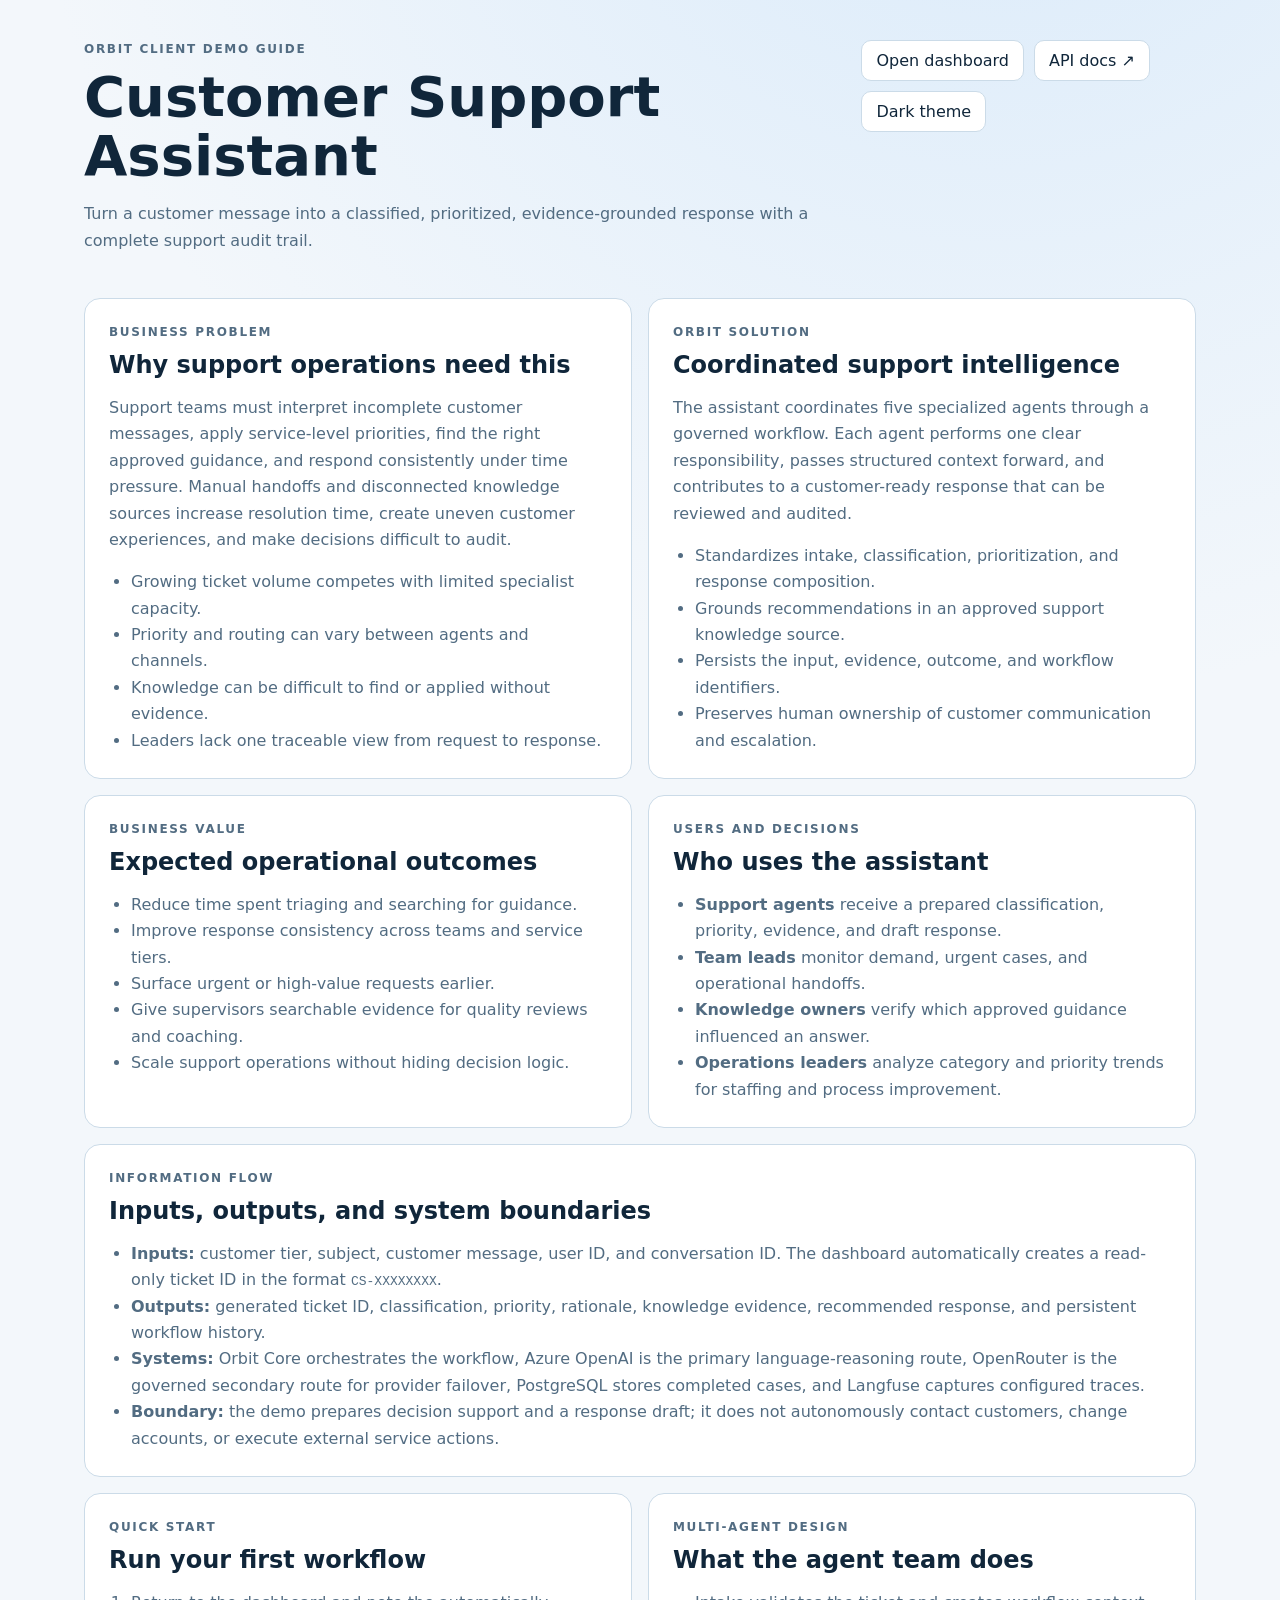
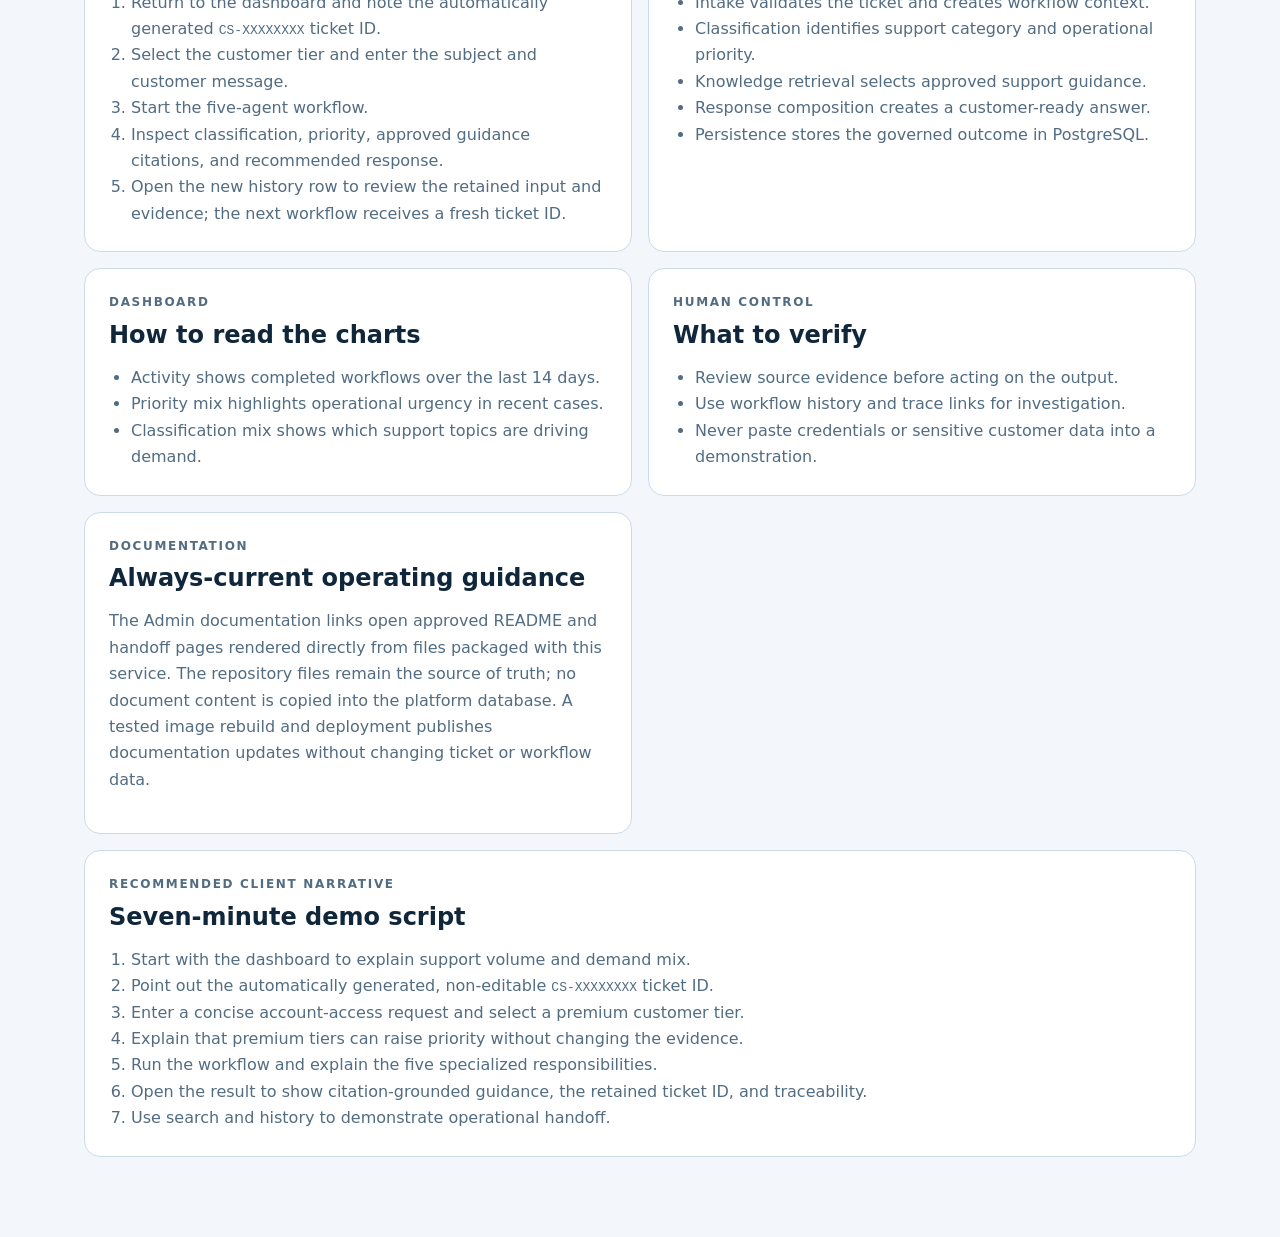
<file: customer_support_assistant/ui/guide.html>
<!doctype html>
<html lang="en" data-theme="dark">
<head>
  <meta charset="UTF-8" />
  <meta name="viewport" content="width=device-width, initial-scale=1.0" />
  <title>User Guide | Customer Support Assistant</title>
  <link rel="stylesheet" href="./styles.css" />
  <link rel="stylesheet" href="./experience.css" />
</head>
<body data-theme-key="customer-support-theme">
  <main class="guide-page">
    <header>
      <div><p class="eyebrow">Orbit client demo guide</p><h1>Customer Support Assistant</h1><p>Turn a customer message into a classified, prioritized, evidence-grounded response with a complete support audit trail.</p></div>
      <div class="guide-actions"><a href="./">Open dashboard</a><a href="/docs" target="_blank" rel="noreferrer">API docs ↗</a><button id="guide-theme" type="button">Light theme</button></div>
    </header>
    <section class="guide-grid">
      <article class="guide-card"><p class="eyebrow">Business problem</p><h2>Why support operations need this</h2><p>Support teams must interpret incomplete customer messages, apply service-level priorities, find the right approved guidance, and respond consistently under time pressure. Manual handoffs and disconnected knowledge sources increase resolution time, create uneven customer experiences, and make decisions difficult to audit.</p><ul><li>Growing ticket volume competes with limited specialist capacity.</li><li>Priority and routing can vary between agents and channels.</li><li>Knowledge can be difficult to find or applied without evidence.</li><li>Leaders lack one traceable view from request to response.</li></ul></article>
      <article class="guide-card"><p class="eyebrow">Orbit solution</p><h2>Coordinated support intelligence</h2><p>The assistant coordinates five specialized agents through a governed workflow. Each agent performs one clear responsibility, passes structured context forward, and contributes to a customer-ready response that can be reviewed and audited.</p><ul><li>Standardizes intake, classification, prioritization, and response composition.</li><li>Grounds recommendations in an approved support knowledge source.</li><li>Persists the input, evidence, outcome, and workflow identifiers.</li><li>Preserves human ownership of customer communication and escalation.</li></ul></article>
      <article class="guide-card"><p class="eyebrow">Business value</p><h2>Expected operational outcomes</h2><ul><li>Reduce time spent triaging and searching for guidance.</li><li>Improve response consistency across teams and service tiers.</li><li>Surface urgent or high-value requests earlier.</li><li>Give supervisors searchable evidence for quality reviews and coaching.</li><li>Scale support operations without hiding decision logic.</li></ul></article>
      <article class="guide-card"><p class="eyebrow">Users and decisions</p><h2>Who uses the assistant</h2><ul><li><strong>Support agents</strong> receive a prepared classification, priority, evidence, and draft response.</li><li><strong>Team leads</strong> monitor demand, urgent cases, and operational handoffs.</li><li><strong>Knowledge owners</strong> verify which approved guidance influenced an answer.</li><li><strong>Operations leaders</strong> analyze category and priority trends for staffing and process improvement.</li></ul></article>
      <article class="guide-card wide"><p class="eyebrow">Information flow</p><h2>Inputs, outputs, and system boundaries</h2><ul><li><strong>Inputs:</strong> customer tier, subject, customer message, user ID, and conversation ID. The dashboard automatically creates a read-only ticket ID in the format <code>CS-XXXXXXXX</code>.</li><li><strong>Outputs:</strong> generated ticket ID, classification, priority, rationale, knowledge evidence, recommended response, and persistent workflow history.</li><li><strong>Systems:</strong> Orbit Core orchestrates the workflow, Azure OpenAI is the primary language-reasoning route, OpenRouter is the governed secondary route for provider failover, PostgreSQL stores completed cases, and Langfuse captures configured traces.</li><li><strong>Boundary:</strong> the demo prepares decision support and a response draft; it does not autonomously contact customers, change accounts, or execute external service actions.</li></ul></article>
      <article class="guide-card"><p class="eyebrow">Quick start</p><h2>Run your first workflow</h2><ol><li>Return to the dashboard and note the automatically generated <code>CS-XXXXXXXX</code> ticket ID.</li><li>Select the customer tier and enter the subject and customer message.</li><li>Start the five-agent workflow.</li><li>Inspect classification, priority, approved guidance citations, and recommended response.</li><li>Open the new history row to review the retained input and evidence; the next workflow receives a fresh ticket ID.</li></ol></article>
      <article class="guide-card"><p class="eyebrow">Multi-agent design</p><h2>What the agent team does</h2><ul><li>Intake validates the ticket and creates workflow context.</li><li>Classification identifies support category and operational priority.</li><li>Knowledge retrieval selects approved support guidance.</li><li>Response composition creates a customer-ready answer.</li><li>Persistence stores the governed outcome in PostgreSQL.</li></ul></article>
      <article class="guide-card"><p class="eyebrow">Dashboard</p><h2>How to read the charts</h2><ul><li>Activity shows completed workflows over the last 14 days.</li><li>Priority mix highlights operational urgency in recent cases.</li><li>Classification mix shows which support topics are driving demand.</li></ul></article>
      <article class="guide-card"><p class="eyebrow">Human control</p><h2>What to verify</h2><ul><li>Review source evidence before acting on the output.</li><li>Use workflow history and trace links for investigation.</li><li>Never paste credentials or sensitive customer data into a demonstration.</li></ul></article>
      <article class="guide-card"><p class="eyebrow">Documentation</p><h2>Always-current operating guidance</h2><p>The Admin documentation links open approved README and handoff pages rendered directly from files packaged with this service. The repository files remain the source of truth; no document content is copied into the platform database. A tested image rebuild and deployment publishes documentation updates without changing ticket or workflow data.</p></article>
      <article class="guide-card wide"><p class="eyebrow">Recommended client narrative</p><h2>Seven-minute demo script</h2><ol><li>Start with the dashboard to explain support volume and demand mix.</li><li>Point out the automatically generated, non-editable <code>CS-XXXXXXXX</code> ticket ID.</li><li>Enter a concise account-access request and select a premium customer tier.</li><li>Explain that premium tiers can raise priority without changing the evidence.</li><li>Run the workflow and explain the five specialized responsibilities.</li><li>Open the result to show citation-grounded guidance, the retained ticket ID, and traceability.</li><li>Use search and history to demonstrate operational handoff.</li></ol></article>
    </section>
  </main>
  <script src="./guide.js"></script>
</body>
</html>
</file>
<file: customer_support_assistant/ui/styles.css>
:root {
  color-scheme: dark;
  --bg: #06111f;
  --bg-glow: #112b47;
  --surface: #0b1d30;
  --surface-2: #10263d;
  --surface-3: #142d47;
  --border: #203b55;
  --border-soft: #172f47;
  --text: #eef6ff;
  --muted: #91a7bb;
  --subtle: #637d94;
  --primary: #45a3ff;
  --purple: #8a6df2;
  --green: #35ca8d;
  --amber: #f3ae45;
  --danger: #ff6969;
  --shadow: 0 18px 50px #01071166;
  font-family: Inter, ui-sans-serif, system-ui, -apple-system, BlinkMacSystemFont, "Segoe UI", sans-serif;
}

[data-theme="light"] {
  color-scheme: light;
  --bg: #f3f7fb;
  --bg-glow: #d9eafa;
  --surface: #ffffff;
  --surface-2: #f5f9fc;
  --surface-3: #eaf2f8;
  --border: #cbdbe8;
  --border-soft: #dbe6ef;
  --text: #10263a;
  --muted: #526c82;
  --subtle: #7890a3;
  --primary: #167bd5;
  --purple: #7257d8;
  --green: #16875e;
  --amber: #b46b06;
  --danger: #c93d49;
  --shadow: 0 18px 45px #24445f1a;
}

* { box-sizing: border-box; }
html { min-width: 320px; background: var(--bg); }
body { min-height: 100vh; margin: 0; background: radial-gradient(circle at 78% -10%, var(--bg-glow) 0, transparent 30%), var(--bg); color: var(--text); }
button, input, select, textarea { color: inherit; font: inherit; }
button, a { -webkit-tap-highlight-color: transparent; }
a { color: inherit; }
.app-shell { min-height: 100vh; }
.topbar { position: sticky; z-index: 20; top: 0; display: flex; min-height: 76px; align-items: center; justify-content: space-between; gap: 28px; padding: 0 max(28px, calc((100vw - 1440px) / 2)); border-bottom: 1px solid var(--border-soft); background: color-mix(in srgb, var(--bg) 88%, transparent); backdrop-filter: blur(18px); }
.brand { display: flex; align-items: center; gap: 12px; text-decoration: none; }
.brand-mark { display: grid; width: 40px; height: 40px; place-items: center; border-radius: 12px; background: linear-gradient(145deg, #4c9fff, #6b4ee6); box-shadow: 0 7px 22px #267cd94d; }
.brand-mark svg { width: 24px; fill: white; }
.brand strong, .brand small { display: block; }
.brand strong { font-size: 15px; letter-spacing: -.2px; }
.brand small { margin-top: 2px; color: var(--muted); font-size: 12px; letter-spacing: .08em; text-transform: uppercase; }
.header-actions { display: flex; align-items: center; gap: 9px; }
.header-link, .theme-toggle { min-height: 38px; border: 1px solid var(--border); border-radius: 9px; background: var(--surface); font-size: 13px; font-weight: 650; text-decoration: none; transition: .18s ease; }
.header-link { display: flex; align-items: center; gap: 7px; padding: 0 13px; }
.header-link span { color: var(--primary); }
.trace-link { border-color: color-mix(in srgb, var(--purple) 50%, var(--border)); background: color-mix(in srgb, var(--purple) 12%, var(--surface)); }
.header-link:hover, .theme-toggle:hover { transform: translateY(-1px); border-color: var(--primary); }
.theme-toggle { display: flex; min-width: 76px; align-items: center; justify-content: center; gap: 7px; padding: 0 11px; cursor: pointer; }
.theme-icon { color: var(--amber); font-size: 15px; }
main { width: min(1440px, 100%); margin: auto; padding: 34px 28px 56px; }
.eyebrow { margin: 0 0 8px; color: var(--primary); font-size: 12px; font-weight: 800; letter-spacing: .14em; text-transform: uppercase; }
.metrics-grid { display: grid; grid-template-columns: repeat(4, 1fr); gap: 14px; }
.metric-card, .panel { border: 1px solid var(--border); background: linear-gradient(145deg, var(--surface), color-mix(in srgb, var(--surface-2) 82%, var(--surface))); box-shadow: var(--shadow); }
.metric-card { display: flex; min-height: 116px; align-items: center; gap: 15px; padding: 19px; border-radius: 13px; }
.metric-icon { display: grid; flex: 0 0 auto; width: 44px; height: 44px; place-items: center; border-radius: 12px; color: white; font-size: 20px; font-weight: 800; }
.metric-icon.purple { background: linear-gradient(145deg, #795ee9, #5f41cc); }
.metric-icon.blue { background: linear-gradient(145deg, #3b9aff, #1b6ed1); }
.metric-icon.green { background: linear-gradient(145deg, #30c889, #16865e); }
.metric-icon.amber { background: linear-gradient(145deg, #f1ad43, #cc7419); }
.metric-card small, .metric-card p { display: block; color: var(--muted); font-size: 12px; }
.metric-card strong { display: block; margin-top: 4px; font-size: 27px; letter-spacing: -.04em; }
.metric-card strong.metric-text { overflow: hidden; max-width: 190px; font-size: 16px; text-overflow: ellipsis; white-space: nowrap; }
.metric-card p { margin: 5px 0 0; color: var(--subtle); }
.workspace-grid { display: grid; grid-template-columns: minmax(0, 1.55fr) minmax(390px, .95fr); gap: 14px; margin-top: 14px; }
.panel { border-radius: 13px; }
.trend-panel, .run-panel { min-height: 480px; padding: 20px; }
.panel-heading { display: flex; align-items: flex-start; justify-content: space-between; gap: 16px; }
.panel-heading h2 { margin: 0; font-size: 16px; letter-spacing: -.02em; }
.period-chip, .agent-badge { padding: 6px 9px; border: 1px solid var(--border); border-radius: 7px; background: var(--surface-2); color: var(--muted); font-size: 11px; }
.agent-badge { border-color: color-mix(in srgb, var(--purple) 40%, var(--border)); color: var(--purple); }
.trend-chart { display: flex; height: 340px; align-items: flex-end; gap: clamp(6px, 1.2vw, 14px); padding: 32px 6px 26px; border-bottom: 1px solid var(--border-soft); background-image: linear-gradient(to top, var(--border-soft) 1px, transparent 1px); background-size: 100% 25%; }
.trend-column { display: flex; flex: 1; height: 100%; min-width: 8px; flex-direction: column; justify-content: flex-end; align-items: center; gap: 7px; }
.trend-value { color: var(--muted); font-size: 10px; font-weight: 700; }
.trend-bar { width: min(24px, 74%); min-height: 3px; border-radius: 5px 5px 2px 2px; background: linear-gradient(180deg, #58b0ff, #536ee7); box-shadow: 0 0 16px #348cf038; transition: height .35s ease; }
.trend-day { color: var(--subtle); font-size: 10px; white-space: nowrap; }
.chart-footer { display: flex; align-items: center; justify-content: space-between; margin-top: 14px; color: var(--subtle); font-size: 11px; }
.chart-footer span { color: var(--muted); }
.chart-footer i { display: inline-block; width: 8px; height: 8px; margin-right: 6px; border-radius: 2px; background: var(--primary); }
form { margin-top: 17px; }
label { display: block; margin-bottom: 11px; }
label > span { display: block; margin-bottom: 6px; color: var(--muted); font-size: 11px; font-weight: 700; letter-spacing: .04em; text-transform: uppercase; }
input, select, textarea { width: 100%; border: 1px solid var(--border); border-radius: 8px; outline: none; background: var(--surface-2); font-size: 13px; transition: .18s; }
input, select { height: 39px; padding: 0 12px; }
textarea { min-height: 68px; padding: 10px 12px; resize: vertical; line-height: 1.45; }
input:focus, select:focus, textarea:focus { border-color: var(--primary); box-shadow: 0 0 0 3px color-mix(in srgb, var(--primary) 14%, transparent); }
input::placeholder, textarea::placeholder { color: var(--subtle); }
.generated-ticket-id { color: var(--primary); font-family: "SFMono-Regular", Consolas, monospace; font-weight: 700; cursor: default; }
.field-help { margin: -4px 0 11px; color: var(--subtle); font-size: 10px; line-height: 1.45; }
.form-row { display: grid; grid-template-columns: 1fr 1fr; gap: 10px; }
.compact-row label { margin-bottom: 10px; }
.run-button { display: flex; width: 100%; height: 42px; align-items: center; justify-content: center; gap: 10px; border: 0; border-radius: 9px; background: linear-gradient(135deg, #238eea, #5764df); color: white; box-shadow: 0 9px 24px #1e7ecb38; cursor: pointer; font-size: 13px; font-weight: 750; }
.run-button:hover { filter: brightness(1.08); }
.run-button:disabled { cursor: wait; filter: grayscale(.35); opacity: .75; }
.button-icon { font-size: 11px; }
.run-button.is-running .button-icon { width: 13px; height: 13px; border: 2px solid #ffffff55; border-top-color: white; border-radius: 50%; font-size: 0; animation: spin .8s linear infinite; }
.form-status { margin: 9px 0 0; color: var(--subtle); font-size: 11px; line-height: 1.5; text-align: center; }
.form-status.error { color: var(--danger); }
.form-status.success { color: var(--green); }
.history-panel { margin-top: 14px; overflow: hidden; }
.history-heading { align-items: center; padding: 20px; border-bottom: 1px solid var(--border-soft); }
.history-controls { display: flex; align-items: center; gap: 12px; }
.history-search { position: relative; width: min(330px, 32vw); margin: 0; }
.history-search input { height: 34px; padding: 0 12px 0 32px; font-size: 12px; }
.search-icon { position: absolute; z-index: 1; top: 50%; left: 11px; color: var(--subtle); font-size: 15px; line-height: 1; transform: translateY(-50%); pointer-events: none; }
.table-meta { display: flex; align-items: center; gap: 10px; color: var(--muted); font-size: 11px; }
.table-meta button, .pagination button { border: 1px solid var(--border); border-radius: 7px; background: var(--surface-2); cursor: pointer; font-size: 11px; }
.table-meta button { padding: 7px 9px; }
.table-wrap { position: relative; overflow-x: auto; }
table { width: 100%; min-width: 900px; border-collapse: collapse; table-layout: fixed; }
th, td { padding: 14px 18px; border-bottom: 1px solid var(--border-soft); text-align: left; vertical-align: middle; }
th { color: var(--subtle); font-size: 10px; font-weight: 800; letter-spacing: .08em; text-transform: uppercase; }
td { color: var(--muted); font-size: 12px; }
th:nth-child(1) { width: 155px; } th:nth-child(2) { width: 220px; } th:nth-child(4) { width: 185px; } th:nth-child(5) { width: 80px; }
tbody tr { transition: background .15s; }
tbody tr:hover { background: color-mix(in srgb, var(--primary) 4%, transparent); }
.input-cell strong, .output-cell strong { display: block; overflow: hidden; color: var(--text); font-size: 13px; text-overflow: ellipsis; white-space: nowrap; }
.input-cell span, .output-cell span { display: block; overflow: hidden; margin-top: 3px; color: var(--subtle); text-overflow: ellipsis; white-space: nowrap; }
.status-pill { display: inline-flex; align-items: center; gap: 5px; margin-top: 5px; color: var(--green); font-size: 10px; font-weight: 750; text-transform: uppercase; }
.status-pill::before { width: 5px; height: 5px; border-radius: 50%; background: var(--green); content: ""; }
.mono { font-family: "SFMono-Regular", Consolas, "Liberation Mono", monospace; }
.id-cell { overflow: hidden; text-overflow: ellipsis; white-space: nowrap; }
.view-button { padding: 7px 9px; border: 1px solid var(--border); border-radius: 7px; background: var(--surface-2); color: var(--primary); cursor: pointer; font-size: 11px; font-weight: 700; }
.table-empty { padding: 48px; text-align: center; }
.table-empty span { color: var(--primary); font-size: 28px; }
.table-empty h3 { margin: 9px 0 5px; font-size: 14px; }
.table-empty p { margin: 0; color: var(--muted); font-size: 12px; }
.pagination { display: flex; align-items: center; justify-content: space-between; padding: 13px 20px; }
.pagination p { margin: 0; color: var(--subtle); font-size: 11px; }
.pagination div { display: flex; gap: 7px; }
.pagination button { min-width: 76px; padding: 7px 10px; }
.pagination button:disabled { cursor: not-allowed; opacity: .4; }
dialog { width: min(880px, calc(100vw - 32px)); max-height: calc(100vh - 42px); padding: 0; overflow: auto; border: 1px solid var(--border); border-radius: 14px; background: var(--surface); color: var(--text); box-shadow: 0 28px 90px #0009; }
dialog::backdrop { background: #020812c2; backdrop-filter: blur(6px); }
.dialog-header { position: sticky; z-index: 2; top: 0; display: flex; align-items: flex-start; justify-content: space-between; padding: 20px 22px; border-bottom: 1px solid var(--border); background: var(--surface); }
.dialog-header h2 { margin: 0; font-size: 18px; }
.dialog-header button { width: 32px; height: 32px; border: 1px solid var(--border); border-radius: 8px; background: var(--surface-2); cursor: pointer; font-size: 20px; line-height: 1; }
.detail-facts { display: grid; grid-template-columns: repeat(3, 1fr); gap: 1px; margin: 20px 22px; overflow: hidden; border: 1px solid var(--border); border-radius: 10px; background: var(--border); }
.detail-facts div { min-width: 0; padding: 13px; background: var(--surface-2); }
.detail-facts small, .detail-facts strong { display: block; }
.detail-facts small { margin-bottom: 6px; color: var(--subtle); font-size: 10px; text-transform: uppercase; }
.detail-facts strong { overflow: hidden; font-size: 12px; text-overflow: ellipsis; white-space: nowrap; }
.detail-section, .evidence-details { margin: 0 22px 20px; }
.detail-section h3 { margin: 0 0 8px; color: var(--muted); font-size: 12px; text-transform: uppercase; }
pre { margin: 0; padding: 15px; overflow: auto; border: 1px solid var(--border); border-radius: 9px; background: var(--surface-2); color: var(--text); font: 10px/1.65 "SFMono-Regular", Consolas, monospace; white-space: pre-wrap; word-break: break-word; }
.evidence-details { border: 1px solid var(--border); border-radius: 9px; }
.evidence-details summary { padding: 13px 15px; color: var(--muted); cursor: pointer; font-size: 12px; font-weight: 700; }
.evidence-details pre { border: 0; border-top: 1px solid var(--border); border-radius: 0 0 9px 9px; }
.toast { position: fixed; z-index: 50; right: 22px; bottom: 22px; max-width: 360px; padding: 12px 16px; transform: translateY(18px); border: 1px solid var(--border); border-radius: 9px; background: var(--surface-3); box-shadow: var(--shadow); color: var(--text); font-size: 12px; opacity: 0; pointer-events: none; transition: .22s; }
.toast.visible { transform: translateY(0); opacity: 1; }
.toast.error { border-color: color-mix(in srgb, var(--danger) 65%, var(--border)); }
.sr-only { position: absolute; width: 1px; height: 1px; padding: 0; overflow: hidden; clip: rect(0, 0, 0, 0); border: 0; white-space: nowrap; }
@keyframes spin { to { transform: rotate(360deg); } }
@media (max-width: 1050px) {
  .metrics-grid { grid-template-columns: repeat(2, 1fr); }
  .workspace-grid { grid-template-columns: 1fr; }
  .run-panel { min-height: auto; }
}
@media (max-width: 700px) {
  .topbar { min-height: 66px; padding: 0 14px; }
  .brand strong { font-size: 12px; }
  .brand small, .header-link:first-child, .theme-toggle #theme-label { display: none; }
  .header-actions { gap: 6px; }
  .header-link { padding: 0 9px; }
  .theme-toggle { min-width: 38px; padding: 0; }
  main { padding: 22px 13px 40px; }
  .metrics-grid { grid-template-columns: 1fr; }
  .metric-card { min-height: 96px; }
  .trend-panel, .run-panel { min-height: auto; padding: 16px; }
  .trend-chart { height: 260px; gap: 4px; }
  .trend-day { transform: rotate(-45deg); transform-origin: center; }
  .form-row { grid-template-columns: 1fr; gap: 0; }
  .history-heading, .history-controls { align-items: stretch; flex-direction: column; }
  .history-controls { width: 100%; }
  .history-search { width: 100%; }
  .table-meta { justify-content: space-between; }
  .detail-facts { grid-template-columns: 1fr 1fr; }
}
</file>
<file: customer_support_assistant/ui/experience.css>
/* Reference-inspired operations dashboard layout. */
.dashboard-shell {
  display: grid;
  grid-template-columns: 210px minmax(0, 1fr);
  min-height: 100vh;
}
.app-shell { min-width: 0; }

.sidebar {
  position: sticky;
  z-index: 30;
  top: 0;
  display: flex;
  height: 100vh;
  flex-direction: column;
  padding: 17px 13px 14px;
  border-right: 1px solid var(--border-soft);
  background: color-mix(in srgb, var(--surface) 96%, var(--bg));
}
.sidebar .brand { gap: 10px; padding: 2px 5px 20px; }
.sidebar .brand-mark { width: 34px; height: 34px; border-radius: 9px; }
.sidebar .brand-mark svg { width: 20px; }
.sidebar .brand strong { font-size: 13px; }
.sidebar .brand small { font-size: 9px; }
.sidebar-nav { display: grid; gap: 5px; }
.sidebar-nav a {
  display: flex;
  min-height: 38px;
  align-items: center;
  gap: 10px;
  padding: 0 12px;
  border-radius: 8px;
  color: var(--muted);
  font-size: 12px;
  font-weight: 650;
  text-decoration: none;
}
.sidebar-nav a span { display: grid; width: 16px; place-items: center; color: var(--subtle); text-align: center; }
.sidebar-nav svg { width: 15px; height: 15px; fill: none; stroke: currentColor; stroke-linecap: round; stroke-linejoin: round; stroke-width: 1.8; }
.sidebar-nav a:hover { background: var(--surface-2); color: var(--text); }
.sidebar-nav a.active {
  background: linear-gradient(135deg, #27313d, #151b24);
  color: #fff;
  box-shadow: 0 7px 18px #0003;
}
.sidebar-nav a.active span { color: #fff; }
.sidebar-footer { display: grid; gap: 12px; margin-top: auto; }
.sidebar-footer a {
  padding: 9px 12px;
  border: 1px solid var(--border);
  border-radius: 8px;
  color: var(--text);
  font-size: 11px;
  font-weight: 700;
  text-align: center;
  text-decoration: none;
}
.sidebar-footer small { color: var(--subtle); font-size: 9px; text-align: center; text-transform: uppercase; }

.topbar {
  min-height: 62px;
  padding: 0 22px;
  background: color-mix(in srgb, var(--bg) 93%, transparent);
}
.theme-toggle { width: 38px; min-width: 38px; padding: 0; }
.theme-icon { font-size: 17px; line-height: 1; }
.breadcrumb { display: flex; align-items: center; gap: 8px; font-size: 12px; }
.breadcrumb span { color: var(--subtle); }
.breadcrumb b { color: var(--border); }
.breadcrumb strong { color: var(--text); }

main { width: 100%; padding: 18px 22px 40px; }
.page-heading {
  display: flex;
  align-items: end;
  justify-content: space-between;
  gap: 20px;
  margin-bottom: 16px;
}
.page-heading h1 { margin: 0 0 4px; font-size: 1.55rem; letter-spacing: -.04em; }
.page-heading p { margin: 0; color: var(--muted); font-size: 12px; }
.live-status { display: flex; align-items: center; gap: 7px; color: var(--muted); font-size: 10px; }
.live-status i { width: 7px; height: 7px; border-radius: 50%; background: var(--green); box-shadow: 0 0 0 4px color-mix(in srgb, var(--green) 14%, transparent); }

.metrics-grid { grid-template-columns: repeat(4, minmax(0, 1fr)); gap: 11px; }
.metric-card {
  min-height: 88px;
  gap: 10px;
  padding: 13px 14px;
  border-radius: 9px;
  box-shadow: 0 8px 22px #01071124;
}
.metric-card > div { min-width: 0; order: 1; }
.metric-icon { width: 36px; height: 36px; margin-left: auto; order: 2; border-radius: 8px; font-size: 15px; }
.metric-card small,
.metric-card p { font-size: 10px; }
.metric-card strong { margin-top: 2px; font-size: 21px; }
.metric-card strong.metric-text { max-width: 190px; font-size: 13px; }
.metric-card p { margin-top: 3px; }

.insight-grid {
  display: grid;
  grid-template-columns: 1.15fr .86fr 1fr;
  gap: 12px;
  margin: 18px 0 14px;
  scroll-margin-top: 75px;
}
.insight-grid > .panel {
  height: 255px;
  min-height: 0;
  padding: 16px;
  overflow: hidden;
  border-radius: 9px;
  box-shadow: 0 8px 22px #01071120;
}
.insight-grid .panel-heading { min-height: 40px; }
.insight-grid .panel-heading .eyebrow { margin-bottom: 4px; font-size: 9px; }
.insight-grid .panel-heading h2 { font-size: 14px; }
.period-chip { padding: 5px 7px; font-size: 9px; }

.trend-chart {
  height: 160px;
  gap: clamp(3px, .45vw, 7px);
  padding: 13px 3px 20px;
}
.trend-bar { width: min(18px, 72%); }
.trend-day { font-size: 8px; }
.chart-footer { margin-top: 7px; }

.insight-body {
  display: grid;
  grid-template-columns: 110px minmax(0, 1fr);
  gap: 12px;
  align-items: center;
  min-height: 170px;
}
.donut-wrap { position: relative; display: grid; place-items: center; }
.insight-donut {
  display: grid;
  width: 105px;
  height: 105px;
  place-items: center;
  border-radius: 50%;
  background: conic-gradient(var(--border) 0 100%);
}
.insight-donut::after { width: 63px; height: 63px; border-radius: 50%; background: var(--surface); content: ""; }
.insight-donut-label { position: absolute; z-index: 1; display: grid; text-align: center; pointer-events: none; }
.insight-donut-label strong { font-size: 1.25rem; }
.insight-donut-label small { color: var(--muted); font-size: .62rem; }
.insight-legend { display: grid; gap: 7px; margin: 0; padding: 0; list-style: none; }
.insight-legend li { display: grid; grid-template-columns: 8px 1fr auto; gap: 6px; align-items: center; color: var(--muted); font-size: .7rem; }
.insight-legend i { width: 7px; height: 7px; border-radius: 50%; }
.insight-legend strong { color: var(--text); }
.insight-bars { display: grid; gap: 15px; padding-top: 14px; }
.insight-row > div:first-child { display: flex; justify-content: space-between; gap: 12px; margin-bottom: 5px; color: var(--muted); font-size: .72rem; }
.insight-row > div:first-child span { overflow: hidden; text-overflow: ellipsis; white-space: nowrap; }
.insight-row strong { color: var(--text); }
.insight-track { height: 6px; overflow: hidden; border-radius: 10px; background: var(--surface-3); }
.insight-track i { display: block; height: 100%; border-radius: inherit; background: linear-gradient(90deg, var(--primary), var(--purple)); }

.operations-grid {
  display: grid;
  grid-template-columns: minmax(350px, .78fr) minmax(0, 1.7fr);
  align-items: start;
  gap: 12px;
}
.operations-grid .history-panel { order: 2; margin-top: 0; scroll-margin-top: 75px; }
.operations-grid .run-panel {
  min-height: auto;
  order: 1;
  padding: 17px;
  border-radius: 9px;
  scroll-margin-top: 75px;
}
.operations-grid .history-heading { padding: 17px; }
.operations-grid table { min-width: 760px; }
.operations-grid th,
.operations-grid td { padding: 12px 14px; }
.operations-grid .history-search { width: min(260px, 25vw); }
.operations-grid .pagination { padding: 11px 17px; }

.guide-page { max-width: 1160px; margin: 0 auto; padding: 40px 24px 80px; }
.guide-page header { display: flex; justify-content: space-between; gap: 20px; align-items: start; margin-bottom: 28px; }
.guide-page h1 { margin: 4px 0 8px; font-size: clamp(2rem, 5vw, 3.5rem); line-height: 1.05; }
.guide-page p,
.guide-page li { color: var(--muted); line-height: 1.65; }
.guide-actions { display: flex; gap: 10px; flex-wrap: wrap; }
.guide-actions a,
.guide-actions button { padding: 10px 14px; border: 1px solid var(--border); border-radius: 10px; background: var(--surface); color: var(--text); text-decoration: none; cursor: pointer; }
.guide-grid { display: grid; grid-template-columns: repeat(2, minmax(0, 1fr)); gap: 16px; }
.guide-card { padding: 24px; border: 1px solid var(--border); border-radius: 16px; background: var(--surface); }
.guide-card h2 { margin: 4px 0 10px; }
.guide-card.wide { grid-column: 1 / -1; }
.guide-card ol,
.guide-card ul { margin-bottom: 0; padding-left: 22px; }

@media (max-width: 1220px) {
  .insight-grid { grid-template-columns: 1fr 1fr; }
  .insight-grid .trend-panel { grid-column: 1 / -1; }
  .operations-grid { grid-template-columns: 1fr; }
  .operations-grid .run-panel,
  .operations-grid .history-panel { order: initial; }
}
@media (max-width: 900px) {
  .dashboard-shell { grid-template-columns: 1fr; }
  .sidebar { position: static; height: auto; padding: 10px 14px; border-right: 0; border-bottom: 1px solid var(--border-soft); }
  .sidebar .brand { padding-bottom: 10px; }
  .sidebar-nav { display: flex; overflow-x: auto; }
  .sidebar-nav a { flex: 0 0 auto; }
  .sidebar-footer { display: none; }
  .metrics-grid { grid-template-columns: 1fr 1fr; }
}
@media (max-width: 650px) {
  .topbar { padding: 0 13px; }
  .breadcrumb { display: none; }
  main { padding: 15px 13px 35px; }
  .page-heading { align-items: start; flex-direction: column; }
  .insight-grid,
  .guide-grid { grid-template-columns: 1fr; }
  .insight-grid .trend-panel { grid-column: auto; }
  .insight-grid > .panel { height: auto; min-height: 235px; }
  .insight-body { grid-template-columns: 1fr; justify-items: center; }
  .insight-legend { width: 100%; }
  .operations-grid .history-search { width: 100%; }
  .guide-page header { display: block; }
}
@media (max-width: 460px) {
  .metrics-grid { grid-template-columns: 1fr; }
}
</file>
